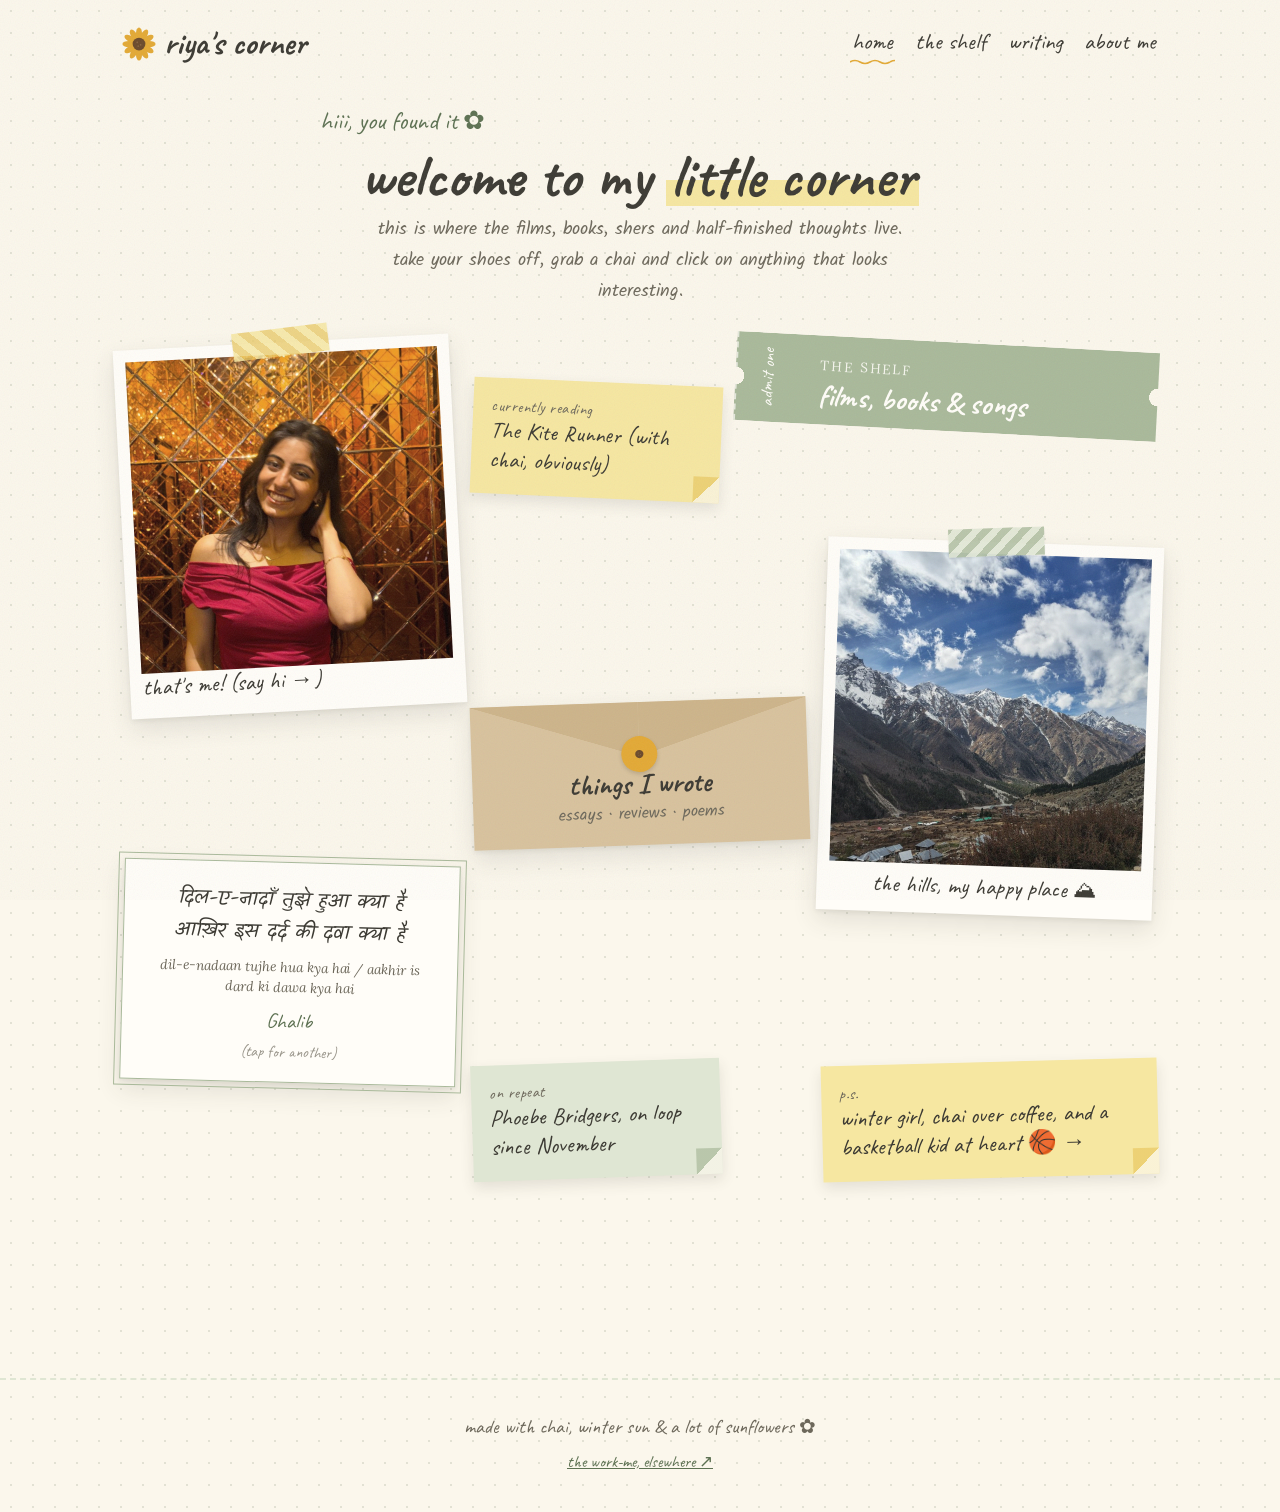
<file: index.html>
<!DOCTYPE html>
<html lang="en">
<head>
  <meta charset="utf-8">
  <meta name="viewport" content="width=device-width, initial-scale=1">
  <title>riya's corner ✿</title>
  <meta name="description" content="riya's little corner of the internet: films, books, poetry, and things I write.">
  <link rel="preconnect" href="https://fonts.googleapis.com">
  <link rel="preconnect" href="https://fonts.gstatic.com" crossorigin>
  <link href="https://fonts.googleapis.com/css2?family=Caveat:wght@500;700&family=Kalam:wght@400;700&family=Lora:ital,wght@0,400;0,600;1,400&display=swap" rel="stylesheet">
  <link rel="icon" href="images/favicon.svg">
  <link rel="stylesheet" href="css/style.css">
</head>
<body data-page="home" data-root="">
  <header id="site-header"></header>

  <main>
    <section class="hello">
      <p class="hi">hiii, you found it ✿</p>
      <h1>welcome to my <span class="highlight">little corner</span></h1>
      <p>this is where the films, books, shers and half-finished thoughts live. take your shoes off, grab a chai and click on anything that looks interesting.</p>
    </section>

    <section class="collage" aria-label="scrapbook">
      <a class="polaroid tape c-me" href="about.html">
        <img src="images/me.jpg" alt="me, smiling in front of a golden mirrored wall">
        <span class="caption">that's me! (say hi →)</span>
      </a>

      <div class="sticky c-note">
        <small>currently reading</small>
        <span id="now-reading"></span>
      </div>

      <a class="ticket c-ticket" href="shelf.html">
        <div class="stub">admit one</div>
        <div class="main"><span>the shelf</span><strong>films, books &amp; songs</strong></div>
      </a>

      <figure class="polaroid tape sage c-home" style="margin:0">
        <img src="images/hills.jpg" alt="snow-capped mountains and a valley village under a blue sky">
        <figcaption>the hills, my happy place ⛰</figcaption>
      </figure>

      <a class="envelope c-letter" href="writing.html">
        <div class="seal sf"></div>
        <strong>things I wrote</strong>
        <span>essays · reviews · poems</span>
      </a>

      <div class="sher c-sher" id="sher" role="button" tabindex="0" aria-label="a sher, click for another">
        <div class="lines"></div>
        <div class="hint">(tap for another)</div>
      </div>

      <div class="sticky sage c-listen">
        <small>on repeat</small>
        <span id="now-listening"></span>
      </div>

      <a class="sticky c-about" href="about.html" style="--r:-1.5deg">
        <small>p.s.</small>
        winter girl, chai over coffee, and a basketball kid at heart 🏀 →
      </a>
    </section>
  </main>

  <footer id="site-footer"></footer>
  <script src="js/data.js"></script>
  <script src="js/main.js"></script>
</body>
</html>
</file>
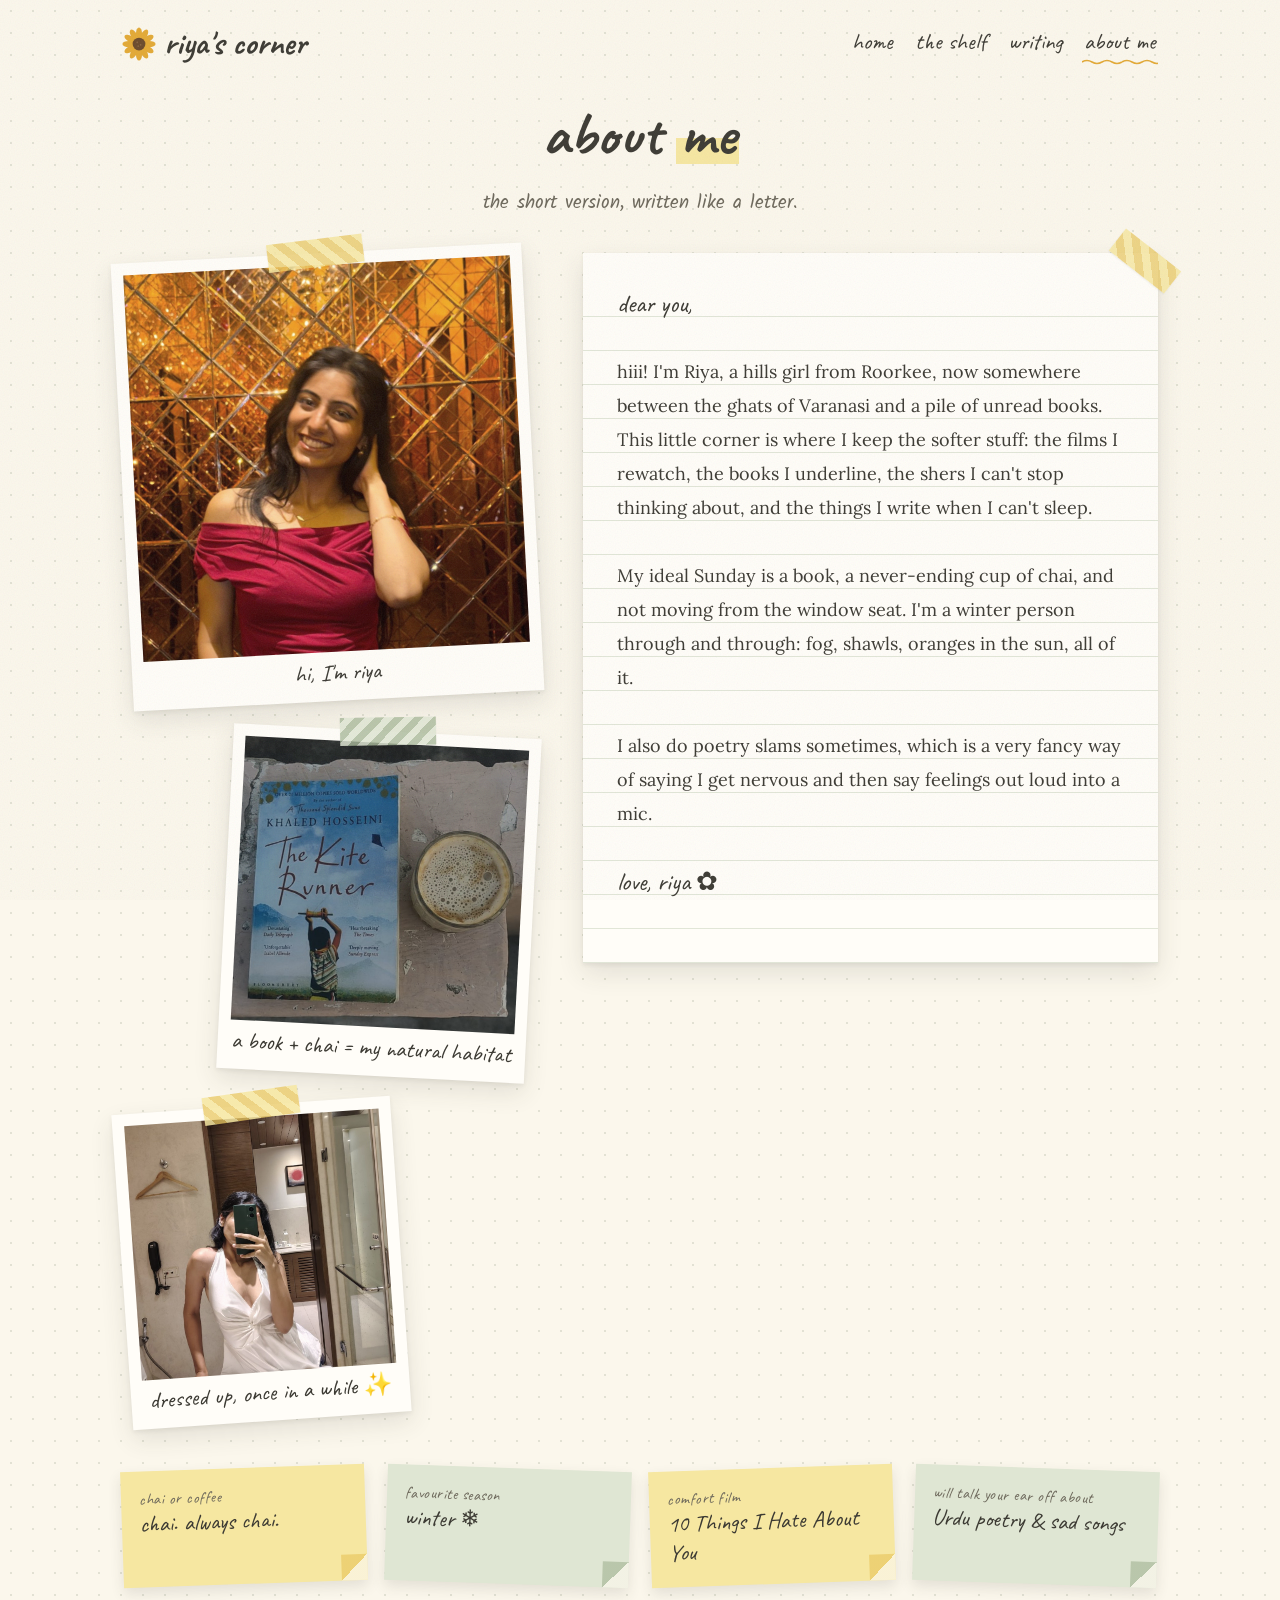
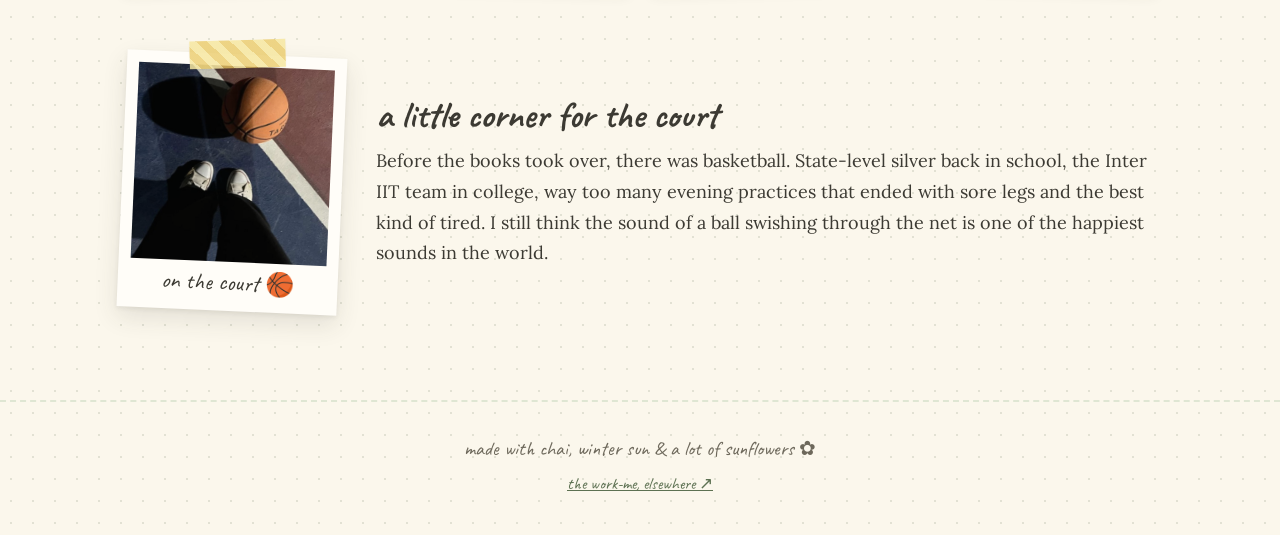
<file: about.html>
<!DOCTYPE html>
<html lang="en">
<head>
  <meta charset="utf-8">
  <meta name="viewport" content="width=device-width, initial-scale=1">
  <title>about me · riya's corner ✿</title>
  <link rel="preconnect" href="https://fonts.googleapis.com">
  <link rel="preconnect" href="https://fonts.gstatic.com" crossorigin>
  <link href="https://fonts.googleapis.com/css2?family=Caveat:wght@500;700&family=Kalam:wght@400;700&family=Lora:ital,wght@0,400;0,600;1,400&display=swap" rel="stylesheet">
  <link rel="icon" href="images/favicon.svg">
  <link rel="stylesheet" href="css/style.css">
</head>
<body data-page="about" data-root="">
  <header id="site-header"></header>

  <main>
    <div class="page-intro">
      <h1>about <span class="highlight">me</span></h1>
      <p>the short version, written like a letter.</p>
    </div>

    <div class="about-grid">
      <div class="about-photos">
        <figure class="polaroid tape lift" style="--r:-3deg;margin:0">
          <img src="images/me.jpg" alt="me, smiling in front of a golden mirrored wall">
          <figcaption>hi, I'm riya</figcaption>
        </figure>
        <figure class="polaroid tape sage lift" style="margin:0">
          <img src="images/cozy.jpg" alt="The Kite Runner next to a glass of chai">
          <figcaption>a book + chai = my natural habitat</figcaption>
        </figure>
        <figure class="polaroid tape lift" style="margin:0">
          <img src="images/dress.jpg" alt="mirror selfie in a white dress">
          <figcaption>dressed up, once in a while ✨</figcaption>
        </figure>
      </div>

      <div class="letter tape corner">
        <p class="hand">dear you,</p>
        <p>hiii! I'm Riya, a hills girl from Roorkee, now somewhere between the ghats of Varanasi and a pile of unread books. This little corner is where I keep the softer stuff: the films I rewatch, the books I underline, the shers I can't stop thinking about, and the things I write when I can't sleep.</p>
        <p>My ideal Sunday is a book, a never-ending cup of chai, and not moving from the window seat. I'm a winter person through and through: fog, shawls, oranges in the sun, all of it.</p>
        <p>I also do poetry slams sometimes, which is a very fancy way of saying I get nervous and then say feelings out loud into a mic.</p>
        <p class="hand">love, riya ✿</p>
      </div>
    </div>

    <div class="facts">
      <div class="sticky"><small>chai or coffee</small>chai. always chai.</div>
      <div class="sticky sage"><small>favourite season</small>winter ❄</div>
      <div class="sticky"><small>comfort film</small>10 Things I Hate About You</div>
      <div class="sticky sage"><small>will talk your ear off about</small>Urdu poetry &amp; sad songs</div>
    </div>

    <section class="court">
      <figure class="polaroid tape lift" style="--r:2.5deg;margin:0">
        <img src="images/court.jpg" alt="a basketball on the court, next to my white sneakers">
        <figcaption>on the court 🏀</figcaption>
      </figure>
      <div>
        <h2>a little corner for the court</h2>
        <p>Before the books took over, there was basketball. State-level silver back in school, the Inter IIT team in college, way too many evening practices that ended with sore legs and the best kind of tired. I still think the sound of a ball swishing through the net is one of the happiest sounds in the world.</p>
      </div>
    </section>
  </main>

  <footer id="site-footer"></footer>
  <script src="js/data.js"></script>
  <script src="js/main.js"></script>
</body>
</html>
</file>
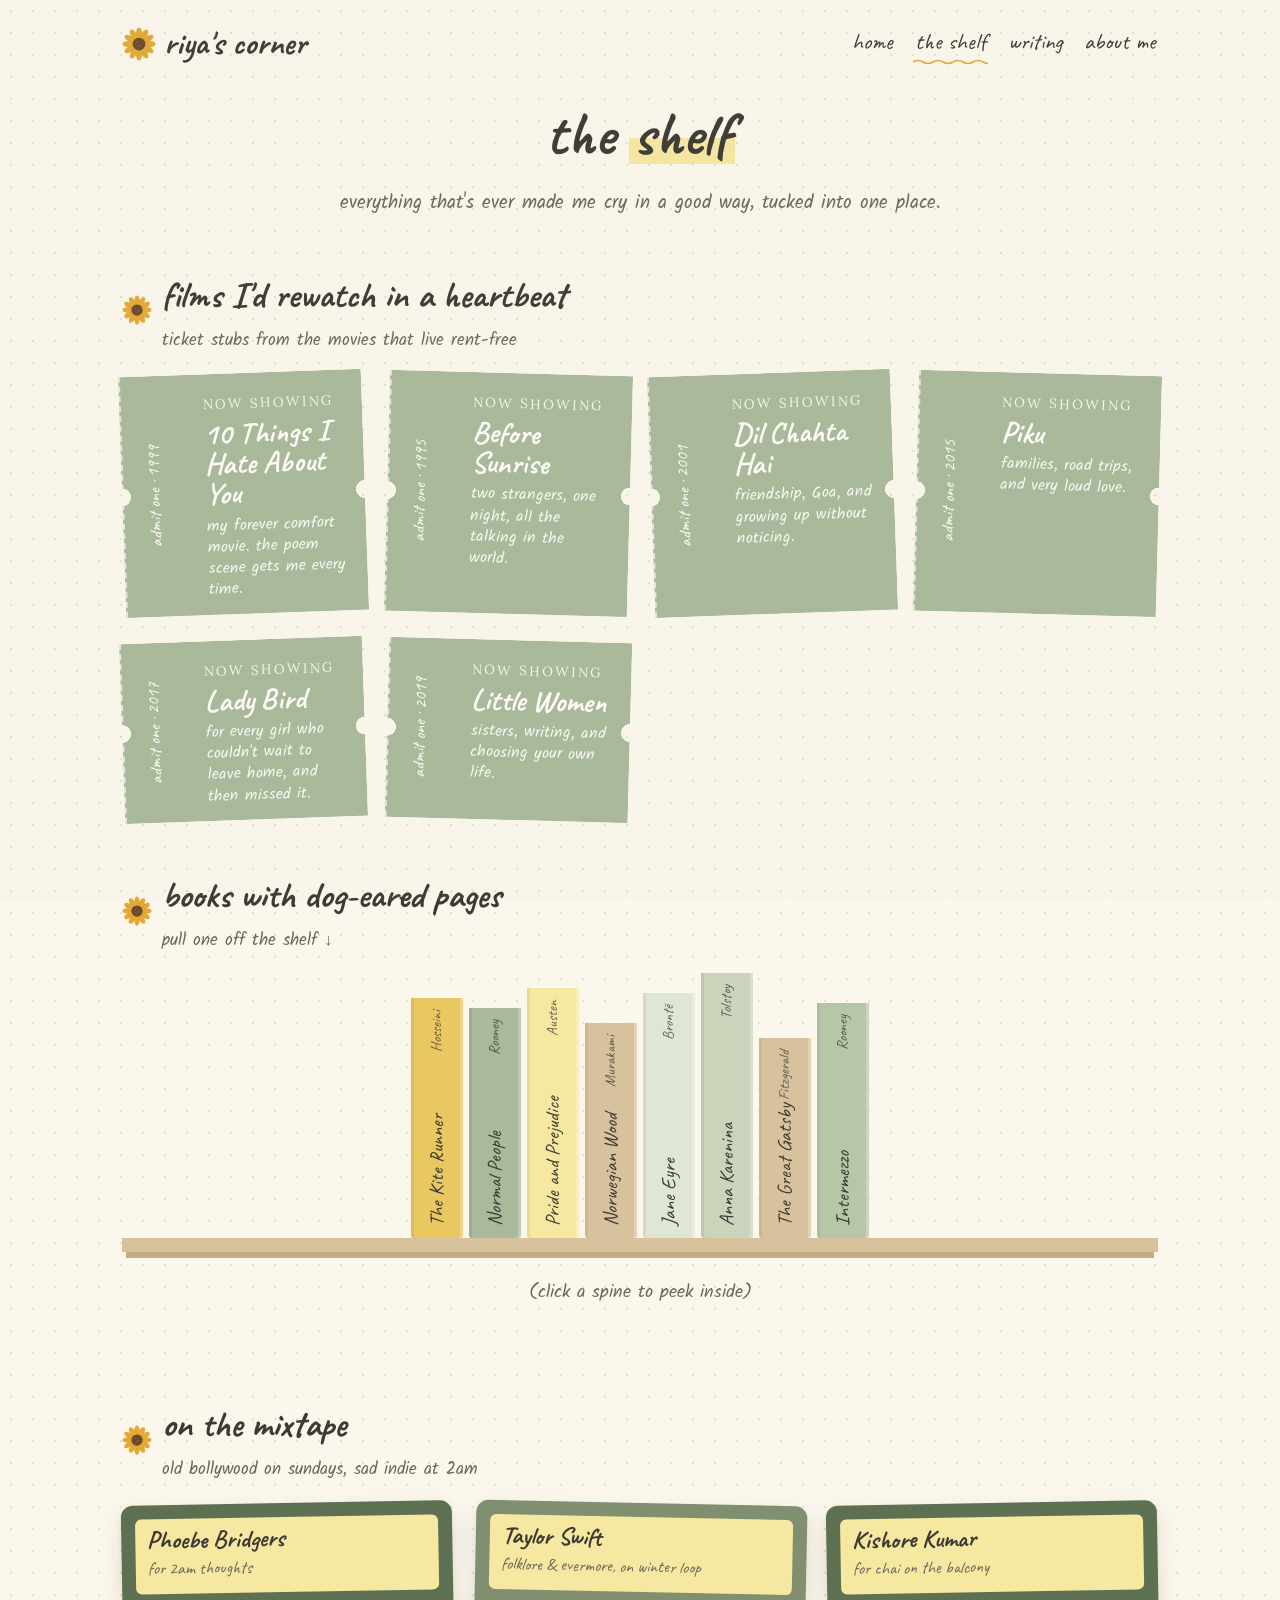
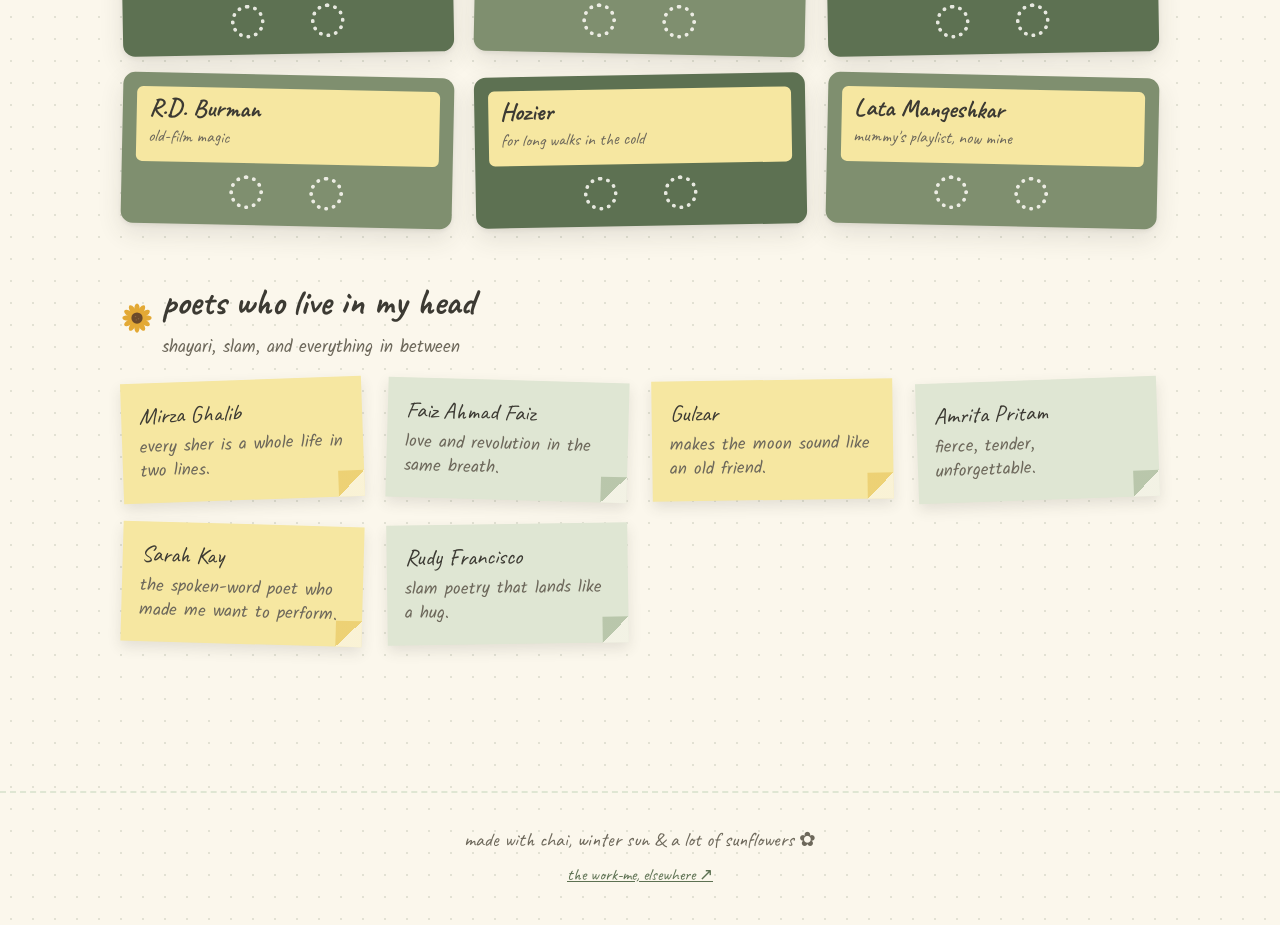
<file: shelf.html>
<!DOCTYPE html>
<html lang="en">
<head>
  <meta charset="utf-8">
  <meta name="viewport" content="width=device-width, initial-scale=1">
  <title>the shelf · riya's corner ✿</title>
  <link rel="preconnect" href="https://fonts.googleapis.com">
  <link rel="preconnect" href="https://fonts.gstatic.com" crossorigin>
  <link href="https://fonts.googleapis.com/css2?family=Caveat:wght@500;700&family=Kalam:wght@400;700&family=Lora:ital,wght@0,400;0,600;1,400&display=swap" rel="stylesheet">
  <link rel="icon" href="images/favicon.svg">
  <link rel="stylesheet" href="css/style.css">
</head>
<body data-page="shelf" data-root="">
  <header id="site-header"></header>

  <main>
    <div class="page-intro">
      <h1>the <span class="highlight">shelf</span></h1>
      <p>everything that's ever made me cry in a good way, tucked into one place.</p>
    </div>

    <section class="section">
      <div class="section-title"><span class="sf"></span><div><h2>films I'd rewatch in a heartbeat</h2><p>ticket stubs from the movies that live rent-free</p></div></div>
      <div class="ticket-row" id="films"></div>
    </section>

    <section class="section">
      <div class="section-title"><span class="sf"></span><div><h2>books with dog-eared pages</h2><p>pull one off the shelf ↓</p></div></div>
      <div class="bookshelf" id="books"></div>
      <div class="book-note" id="book-note">(click a spine to peek inside)</div>
    </section>

    <section class="section">
      <div class="section-title"><span class="sf"></span><div><h2>on the mixtape</h2><p>old bollywood on sundays, sad indie at 2am</p></div></div>
      <div class="mixtape" id="music"></div>
    </section>

    <section class="section">
      <div class="section-title"><span class="sf"></span><div><h2>poets who live in my head</h2><p>shayari, slam, and everything in between</p></div></div>
      <div class="poets" id="poets"></div>
    </section>
  </main>

  <footer id="site-footer"></footer>
  <script src="js/data.js"></script>
  <script src="js/main.js"></script>
</body>
</html>
</file>
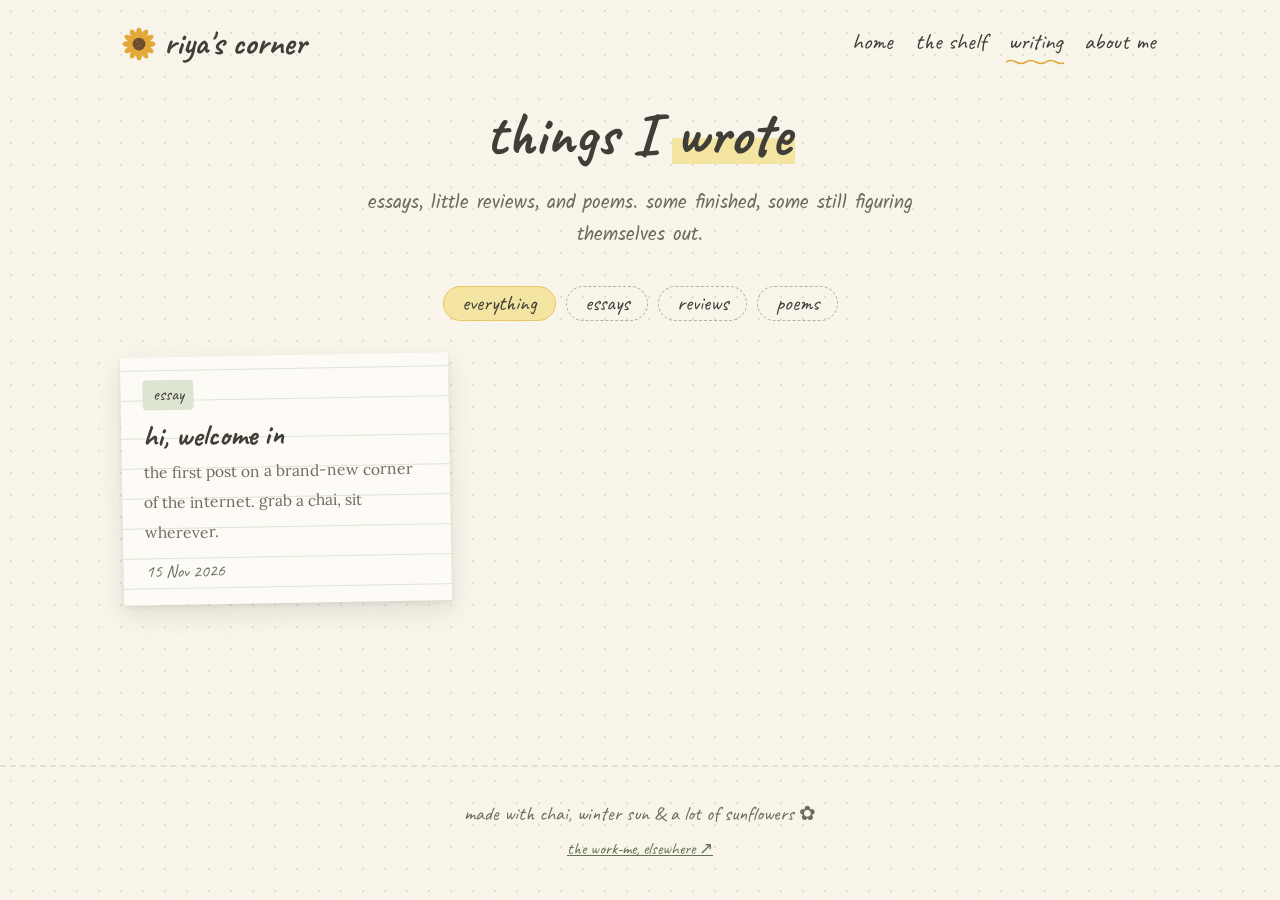
<file: writing.html>
<!DOCTYPE html>
<html lang="en">
<head>
  <meta charset="utf-8">
  <meta name="viewport" content="width=device-width, initial-scale=1">
  <title>writing · riya's corner ✿</title>
  <link rel="preconnect" href="https://fonts.googleapis.com">
  <link rel="preconnect" href="https://fonts.gstatic.com" crossorigin>
  <link href="https://fonts.googleapis.com/css2?family=Caveat:wght@500;700&family=Kalam:wght@400;700&family=Lora:ital,wght@0,400;0,600;1,400&display=swap" rel="stylesheet">
  <link rel="icon" href="images/favicon.svg">
  <link rel="stylesheet" href="css/style.css">
</head>
<body data-page="writing" data-root="">
  <header id="site-header"></header>

  <main>
    <div class="page-intro">
      <h1>things I <span class="highlight">wrote</span></h1>
      <p>essays, little reviews, and poems. some finished, some still figuring themselves out.</p>
    </div>

    <div class="tabs" role="group" aria-label="filter writing">
      <button class="tab" data-kind="all" aria-pressed="true">everything</button>
      <button class="tab" data-kind="essay" aria-pressed="false">essays</button>
      <button class="tab" data-kind="review" aria-pressed="false">reviews</button>
      <button class="tab" data-kind="poem" aria-pressed="false">poems</button>
    </div>

    <section class="posts" id="posts"></section>
  </main>

  <footer id="site-footer"></footer>
  <script src="js/data.js"></script>
  <script src="js/main.js"></script>
</body>
</html>
</file>
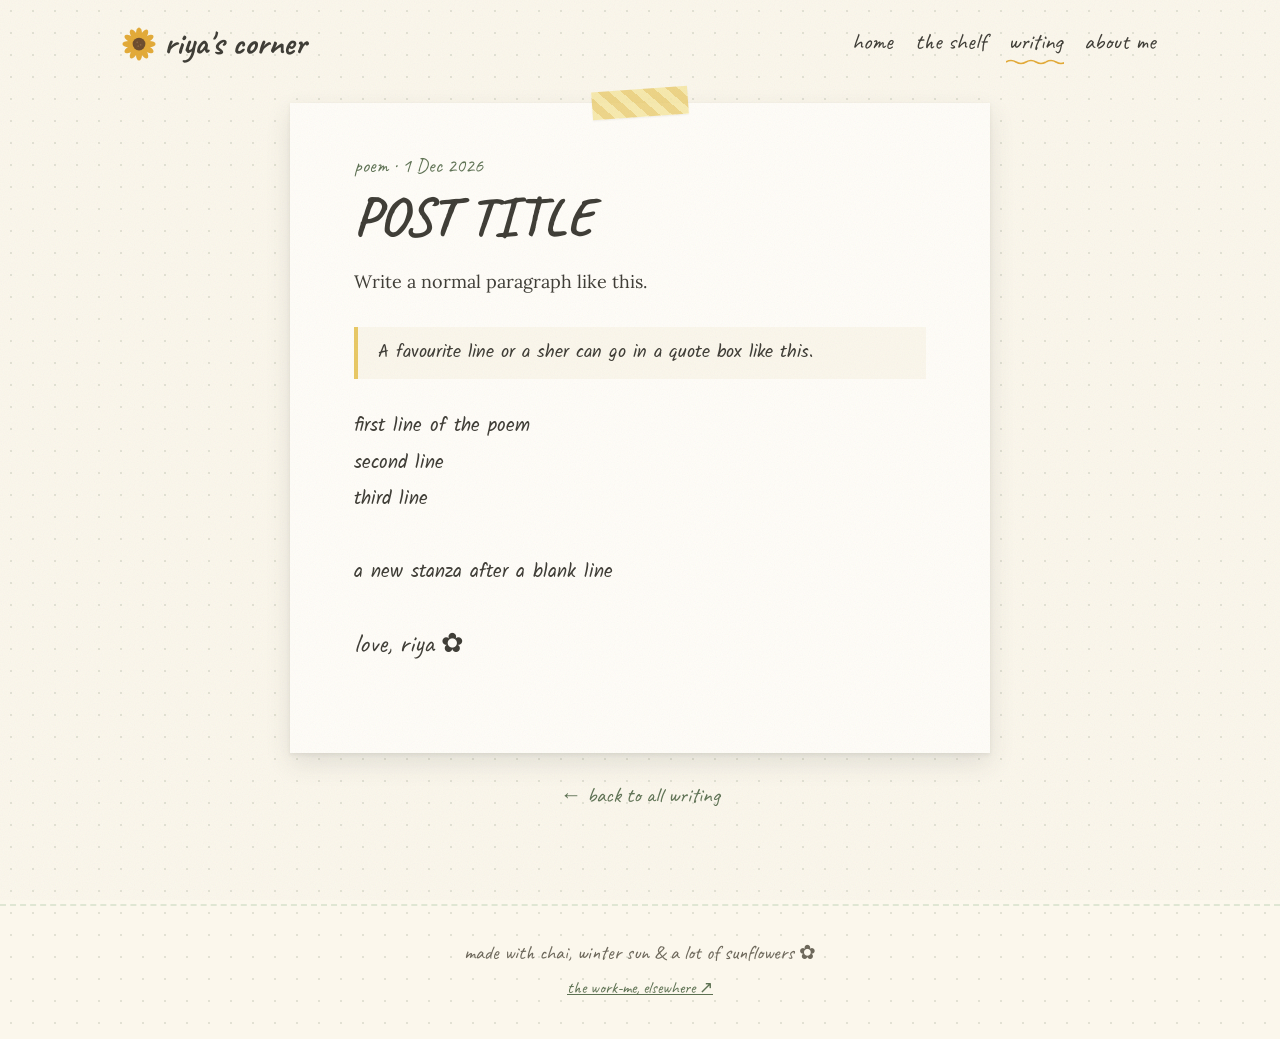
<file: posts/_template.html>
<!DOCTYPE html>
<html lang="en">
<!--
  ✎ HOW TO WRITE A NEW POST
  1. Copy this file and rename it, e.g. posts/winter-in-roorkee.html
  2. Change the title (two places), the meta line, and write your words below.
  3. Add it to the `posts` list in js/data.js so it shows up on the writing page.

  For a POEM: put the whole poem inside <div class="poem"> ... </div>
  Line breaks are kept exactly as you type them.
-->
<head>
  <meta charset="utf-8">
  <meta name="viewport" content="width=device-width, initial-scale=1">
  <title>POST TITLE · riya's corner ✿</title>
  <link rel="preconnect" href="https://fonts.googleapis.com">
  <link rel="preconnect" href="https://fonts.gstatic.com" crossorigin>
  <link href="https://fonts.googleapis.com/css2?family=Caveat:wght@500;700&family=Kalam:wght@400;700&family=Lora:ital,wght@0,400;0,600;1,400&display=swap" rel="stylesheet">
  <link rel="icon" href="../images/favicon.svg">
  <link rel="stylesheet" href="../css/style.css">
</head>
<body data-page="writing" data-root="../">
  <header id="site-header"></header>

  <main>
    <article class="post tape">
      <div class="meta">poem · 1 Dec 2026</div>
      <h1>POST TITLE</h1>

      <p>Write a normal paragraph like this.</p>

      <blockquote>A favourite line or a sher can go in a quote box like this.</blockquote>

      <div class="poem">first line of the poem
second line
third line

a new stanza after a blank line</div>

      <p class="signoff">love, riya ✿</p>
    </article>
    <div style="text-align:center"><a class="back" href="../writing.html">← back to all writing</a></div>
  </main>

  <footer id="site-footer"></footer>
  <script src="../js/data.js"></script>
  <script src="../js/main.js"></script>
</body>
</html>
</file>
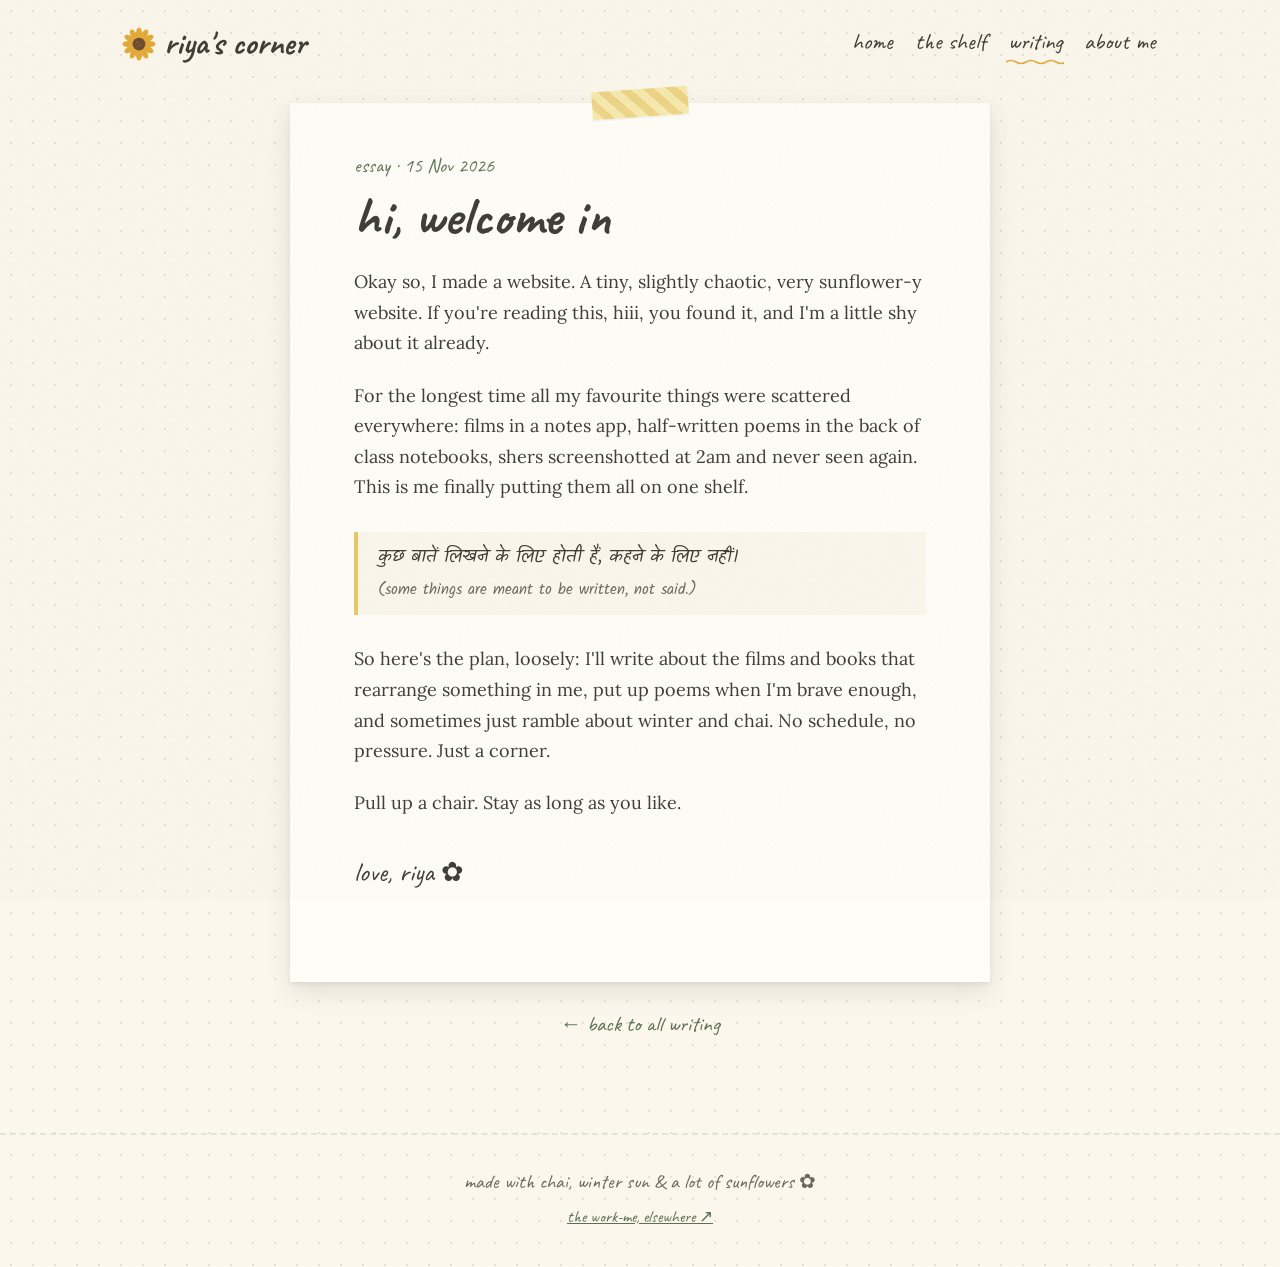
<file: posts/welcome.html>
<!DOCTYPE html>
<html lang="en">
<head>
  <meta charset="utf-8">
  <meta name="viewport" content="width=device-width, initial-scale=1">
  <title>hi, welcome in · riya's corner ✿</title>
  <link rel="preconnect" href="https://fonts.googleapis.com">
  <link rel="preconnect" href="https://fonts.gstatic.com" crossorigin>
  <link href="https://fonts.googleapis.com/css2?family=Caveat:wght@500;700&family=Kalam:wght@400;700&family=Lora:ital,wght@0,400;0,600;1,400&display=swap" rel="stylesheet">
  <link rel="icon" href="../images/favicon.svg">
  <link rel="stylesheet" href="../css/style.css">
</head>
<body data-page="writing" data-root="../">
  <header id="site-header"></header>

  <main>
    <article class="post tape">
      <div class="meta">essay · 15 Nov 2026</div>
      <h1>hi, welcome in</h1>

      <p>Okay so, I made a website. A tiny, slightly chaotic, very sunflower-y website. If you're reading this, hiii, you found it, and I'm a little shy about it already.</p>

      <p>For the longest time all my favourite things were scattered everywhere: films in a notes app, half-written poems in the back of class notebooks, shers screenshotted at 2am and never seen again. This is me finally putting them all on one shelf.</p>

      <blockquote>कुछ बातें लिखने के लिए होती हैं, कहने के लिए नहीं।<br><span class="muted" style="font-size:.95rem">(some things are meant to be written, not said.)</span></blockquote>

      <p>So here's the plan, loosely: I'll write about the films and books that rearrange something in me, put up poems when I'm brave enough, and sometimes just ramble about winter and chai. No schedule, no pressure. Just a corner.</p>

      <p>Pull up a chair. Stay as long as you like.</p>

      <p class="signoff">love, riya ✿</p>
    </article>
    <div style="text-align:center"><a class="back" href="../writing.html">← back to all writing</a></div>
  </main>

  <footer id="site-footer"></footer>
  <script src="../js/data.js"></script>
  <script src="../js/main.js"></script>
</body>
</html>
</file>
<file: css/style.css>
/* ============================================================
   riya's corner · cozy scrapbook · sage + butter · film-camera
   change colors here and the whole site follows 🌻
   ============================================================ */
:root {
  --paper: #fbf7ec;
  --paper-2: #f4eedc;
  --sage: #a9b99a;
  --sage-soft: #dfe6d3;
  --sage-deep: #5d7152;
  --butter: #f6e7a1;
  --butter-deep: #e9c862;
  --sunflower: #e3a935;
  --kraft: #d8c29d;
  --ink: #3c3a33;
  --ink-soft: #6d685b;
  --white: #fffdf8;
  --shadow: 0 2px 4px rgba(60, 58, 51, .08), 0 10px 24px rgba(60, 58, 51, .12);

  --hand: "Caveat", "Kalam", cursive;
  --hand-2: "Kalam", "Caveat", cursive;
  --read: "Lora", Georgia, serif;
}

* { box-sizing: border-box; }
html { scroll-behavior: smooth; }

body {
  margin: 0;
  color: var(--ink);
  font-family: var(--read);
  font-size: 18px;
  line-height: 1.7;
  background-color: var(--paper);
  background-image: radial-gradient(rgba(93, 113, 82, .16) 1px, transparent 1.2px);
  background-size: 22px 22px;
  min-height: 100vh;
  display: flex;
  flex-direction: column;
}

/* film grain over everything */
body::after {
  content: "";
  position: fixed;
  inset: 0;
  pointer-events: none;
  opacity: .07;
  z-index: 100;
  background-image: url("data:image/svg+xml,%3Csvg xmlns='http://www.w3.org/2000/svg' width='160' height='160'%3E%3Cfilter id='n'%3E%3CfeTurbulence type='fractalNoise' baseFrequency='.85' numOctaves='3' stitchTiles='stitch'/%3E%3C/filter%3E%3Crect width='100%25' height='100%25' filter='url(%23n)'/%3E%3C/svg%3E");
}

a { color: var(--sage-deep); }
img { max-width: 100%; display: block; }
main { flex: 1; width: 100%; max-width: 1080px; margin: 0 auto; padding: 0 22px 60px; }

/* ---------- header / nav ---------- */
.site-header {
  max-width: 1080px;
  margin: 0 auto;
  width: 100%;
  padding: 22px 22px 8px;
  display: flex;
  align-items: center;
  justify-content: space-between;
  gap: 16px;
  flex-wrap: wrap;
}
.logo {
  font-family: var(--hand);
  font-size: 2.1rem;
  font-weight: 700;
  color: var(--ink);
  text-decoration: none;
  display: flex;
  align-items: center;
  gap: 8px;
  line-height: 1;
}
.logo svg { width: 34px; height: 34px; transition: transform .8s ease; }
.logo:hover svg { transform: rotate(120deg); }

.nav { display: flex; gap: 6px 18px; flex-wrap: wrap; }
.nav a {
  font-family: var(--hand);
  font-size: 1.45rem;
  color: var(--ink);
  text-decoration: none;
  padding: 0 2px 4px;
  background-image: url("data:image/svg+xml,%3Csvg xmlns='http://www.w3.org/2000/svg' viewBox='0 0 40 6'%3E%3Cpath d='M0 3 Q5 0 10 3 T20 3 T30 3 T40 3' fill='none' stroke='%23e3a935' stroke-width='1.6'/%3E%3C/svg%3E");
  background-repeat: repeat-x;
  background-position: 0 100%;
  background-size: 0 6px;
  transition: background-size .35s ease;
}
.nav a:hover, .nav a[aria-current="page"] { background-size: 40px 6px; }

/* ---------- headings & bits ---------- */
h1, h2, h3 { font-family: var(--hand); font-weight: 700; line-height: 1.1; margin: 0 0 .3em; }
h1 { font-size: clamp(2.6rem, 6vw, 3.8rem); }
h2 { font-size: 2.3rem; }
h3 { font-size: 1.7rem; }
.hand { font-family: var(--hand); }
.muted { color: var(--ink-soft); }

.page-intro { text-align: center; margin: 28px auto 34px; max-width: 640px; }
.page-intro p { font-family: var(--hand-2); font-size: 1.2rem; color: var(--ink-soft); margin: 0; }

.highlight {
  background: linear-gradient(transparent 55%, var(--butter) 55%, var(--butter) 90%, transparent 90%);
  padding: 0 4px;
}

.section { margin: 56px 0; }
.section-title { display: flex; align-items: center; gap: 10px; margin-bottom: 18px; }
.section-title svg { width: 30px; height: 30px; flex: none; }
.section-title p { margin: 0; font-family: var(--hand-2); color: var(--ink-soft); font-size: 1.05rem; }

/* ---------- scrapbook pieces ---------- */
.polaroid {
  background: var(--white);
  padding: 12px 12px 14px;
  box-shadow: var(--shadow);
  transform: rotate(var(--r, -2deg));
  transition: transform .35s cubic-bezier(.3, 1.4, .5, 1), box-shadow .35s;
  position: relative;
  text-decoration: none;
  color: inherit;
  display: block;
}
.polaroid img { width: 100%; aspect-ratio: 1 / 1; object-fit: cover; background: var(--sage-soft); filter: sepia(.12) saturate(.9) contrast(.98); }
.polaroid figcaption, .polaroid .caption {
  font-family: var(--hand);
  font-size: 1.45rem;
  text-align: center;
  padding-top: 8px;
  line-height: 1.15;
}
a.polaroid:hover, .polaroid.lift:hover { transform: rotate(0deg) translateY(-6px) scale(1.02); box-shadow: 0 4px 8px rgba(60,58,51,.1), 0 20px 34px rgba(60,58,51,.16); z-index: 5; }

/* washi tape */
.tape::before {
  content: "";
  position: absolute;
  top: -14px;
  left: 50%;
  width: 96px;
  height: 28px;
  transform: translateX(-50%) rotate(var(--tr, -4deg));
  background: repeating-linear-gradient(45deg, rgba(246,231,161,.85) 0 8px, rgba(233,200,98,.75) 8px 16px);
  box-shadow: 0 1px 2px rgba(0,0,0,.06);
  z-index: 2;
}
.tape.sage::before { background: repeating-linear-gradient(-45deg, rgba(169,185,154,.8) 0 7px, rgba(223,230,211,.85) 7px 14px); }
.tape.corner::before { left: auto; right: -22px; top: -6px; width: 70px; transform: rotate(38deg); }

.sticky {
  background: var(--butter);
  padding: 18px 18px 20px;
  font-family: var(--hand);
  font-size: 1.45rem;
  line-height: 1.25;
  box-shadow: 0 6px 14px rgba(60,58,51,.12);
  transform: rotate(var(--r, 2deg));
  position: relative;
}
.sticky::after { /* curled corner */
  content: "";
  position: absolute;
  right: 0; bottom: 0;
  width: 26px; height: 26px;
  background: linear-gradient(135deg, var(--butter-deep) 0 50%, var(--paper) 50%);
  opacity: .7;
}
.sticky small { display: block; font-size: 1rem; color: var(--ink-soft); letter-spacing: .5px; text-transform: lowercase; }
.sticky.sage { background: var(--sage-soft); }
.sticky.sage::after { background: linear-gradient(135deg, var(--sage) 0 50%, var(--paper) 50%); }

.ticket {
  display: flex;
  background: var(--sage);
  color: var(--white);
  text-decoration: none;
  transform: rotate(var(--r, 3deg));
  box-shadow: var(--shadow);
  transition: transform .35s cubic-bezier(.3, 1.4, .5, 1);
  -webkit-mask: radial-gradient(circle 9px at 0 50%, transparent 98%, #000) left / 51% 100% no-repeat,
                radial-gradient(circle 9px at 100% 50%, transparent 98%, #000) right / 51% 100% no-repeat;
          mask: radial-gradient(circle 9px at 0 50%, transparent 98%, #000) left / 51% 100% no-repeat,
                radial-gradient(circle 9px at 100% 50%, transparent 98%, #000) right / 51% 100% no-repeat;
}
.ticket:hover { transform: rotate(0) translateY(-5px); }
.ticket .stub { padding: 14px 16px; border-right: 2px dashed rgba(255,253,248,.7); font-family: var(--hand); font-size: 1.1rem; writing-mode: vertical-rl; transform: rotate(180deg); text-align: center; }
.ticket .main { padding: 14px 20px; }
.ticket .main strong { font-family: var(--hand); font-size: 1.9rem; display: block; line-height: 1; }
.ticket .main span { font-size: .85rem; letter-spacing: 2px; text-transform: uppercase; opacity: .9; }

.envelope {
  background: var(--kraft);
  position: relative;
  padding: 58px 20px 18px;
  text-decoration: none;
  color: var(--ink);
  box-shadow: var(--shadow);
  transform: rotate(var(--r, -3deg));
  transition: transform .35s cubic-bezier(.3, 1.4, .5, 1);
  display: block;
  overflow: hidden;
}
.envelope::before { /* flap */
  content: "";
  position: absolute;
  top: 0; left: 0; right: 0;
  height: 54px;
  background: linear-gradient(to bottom right, transparent 49.5%, #cdb48a 50%) left / 50% 100% no-repeat,
              linear-gradient(to bottom left, transparent 49.5%, #cdb48a 50%) right / 50% 100% no-repeat;
  transform: scaleY(-1);
}
.envelope .seal {
  position: absolute; top: 34px; left: 50%; transform: translateX(-50%);
  width: 36px; height: 36px; border-radius: 50%;
  background: var(--sunflower); display: grid; place-items: center; box-shadow: 0 2px 4px rgba(0,0,0,.15);
}
.envelope .seal svg { width: 22px; height: 22px; }
.envelope strong { font-family: var(--hand); font-size: 1.8rem; display: block; text-align: center; line-height: 1.1; margin-top: 8px; }
.envelope span { font-family: var(--hand-2); display: block; text-align: center; font-size: 1rem; color: var(--ink-soft); }
.envelope:hover { transform: rotate(0) translateY(-6px); }

/* sher card */
.sher {
  background: var(--white);
  border: 1.5px solid var(--sage);
  outline: 1px solid var(--sage);
  outline-offset: 5px;
  padding: 22px 22px 16px;
  text-align: center;
  transform: rotate(var(--r, 1.5deg));
  box-shadow: var(--shadow);
  cursor: pointer;
  user-select: none;
}
.sher .deva { font-family: var(--hand-2); font-size: 1.25rem; line-height: 1.6; }
.sher .roman { font-family: var(--read); font-style: italic; font-size: .85rem; color: var(--ink-soft); margin-top: 8px; line-height: 1.5; }
.sher .poet { font-family: var(--hand); font-size: 1.3rem; color: var(--sage-deep); margin-top: 6px; }
.sher .hint { font-family: var(--hand); font-size: 1rem; color: var(--ink-soft); opacity: .7; }
.sher .lines { transition: opacity .35s ease; }
.sher.fading .lines { opacity: 0; }

/* doodles */
.doodle { position: absolute; pointer-events: none; }
.sway { animation: sway 5s ease-in-out infinite; transform-origin: 50% 100%; }
@keyframes sway { 0%, 100% { transform: rotate(-4deg); } 50% { transform: rotate(4deg); } }

/* ---------- HOME collage ---------- */
.hello { text-align: center; margin: 26px auto 8px; position: relative; }
.hello .hi { font-family: var(--hand); font-size: 1.6rem; color: var(--sage-deep); margin: 0; }
.hello h1 { margin: 0; }
.hello p { font-family: var(--hand-2); font-size: 1.15rem; color: var(--ink-soft); margin: 4px auto 0; max-width: 560px; }

.collage {
  display: grid;
  grid-template-columns: repeat(12, 1fr);
  grid-auto-rows: 26px;
  gap: 14px;
  margin-top: 34px;
  position: relative;
}
.collage > * { align-self: start; }
.c-me      { grid-column: 1 / 5;  grid-row: 1 / 13; --r: -3deg; }
.c-note    { grid-column: 5 / 8;  grid-row: 2 / 9;  --r: 2.5deg; }
.c-ticket  { grid-column: 8 / 13; grid-row: 1 / 5;  --r: 3deg; }
.c-home    { grid-column: 9 / 13; grid-row: 6 / 18; --r: 2deg; }
.c-letter  { grid-column: 5 / 9;  grid-row: 10 / 18; --r: -2deg; }
.c-sher    { grid-column: 1 / 5;  grid-row: 14 / 21; --r: 1.5deg; }
.c-listen  { grid-column: 5 / 8;  grid-row: 19 / 25; --r: -2deg; }
.c-about   { grid-column: 9 / 13; grid-row: 19 / 24; --r: -1.5deg; }

.c-about { text-decoration: none; color: inherit; }
.c-about:hover { transform: rotate(0) translateY(-4px); }
.sticky { transition: transform .35s cubic-bezier(.3, 1.4, .5, 1); }

/* ---------- SHELF ---------- */
.ticket-row { display: grid; grid-template-columns: repeat(auto-fill, minmax(240px, 1fr)); gap: 26px 22px; }
.ticket-row .ticket:nth-child(odd) { --r: -2deg; }
.ticket-row .ticket:nth-child(even) { --r: 1.5deg; }
.ticket .main em { display: block; font-family: var(--hand-2); font-style: normal; font-size: .98rem; opacity: .95; margin-top: 6px; line-height: 1.35; }

.bookshelf {
  display: flex;
  align-items: flex-end;
  gap: 6px;
  padding: 0 14px;
  border-bottom: 14px solid var(--kraft);
  box-shadow: 0 10px 0 -4px #c4ab80;
  overflow-x: auto;
  min-height: 260px;
}
.spine {
  flex: none;
  width: var(--w, 52px);
  height: var(--h, 220px);
  background: var(--c, var(--sage));
  color: var(--ink);
  border-radius: 3px 3px 0 0;
  writing-mode: vertical-rl;
  transform: rotate(180deg);
  display: flex;
  align-items: center;
  justify-content: space-between;
  padding: 12px 0;
  font-family: var(--hand);
  font-size: 1.25rem;
  line-height: 1;
  cursor: pointer;
  border: none;
  box-shadow: inset 3px 0 0 rgba(255,255,255,.25), inset -3px 0 0 rgba(0,0,0,.06);
  transition: transform .3s ease;
}
.spine small { font-size: .95rem; opacity: .75; }
.spine:hover, .spine.open { transform: rotate(180deg) translateY(10px); }
.book-note {
  min-height: 70px;
  margin-top: 26px;
  font-family: var(--hand-2);
  font-size: 1.1rem;
  text-align: center;
  color: var(--ink-soft);
}
.book-note strong { font-family: var(--hand); font-size: 1.6rem; color: var(--ink); display: block; }

.mixtape { display: grid; grid-template-columns: repeat(auto-fill, minmax(260px, 1fr)); gap: 22px; }
.cassette {
  background: var(--sage-deep);
  color: var(--white);
  border-radius: 12px;
  padding: 14px;
  box-shadow: var(--shadow);
  transform: rotate(var(--r, -1deg));
}
.cassette:nth-child(even) { --r: 1.2deg; background: #7f8f6f; }
.cassette .label {
  background: var(--butter);
  color: var(--ink);
  border-radius: 6px;
  padding: 8px 12px 10px;
  font-family: var(--hand);
}
.cassette .label strong { font-size: 1.55rem; display: block; line-height: 1.05; }
.cassette .label span { font-size: 1.1rem; color: var(--ink-soft); }
.cassette .reels { display: flex; justify-content: center; gap: 46px; margin: 12px 0 2px; }
.cassette .reel { width: 34px; height: 34px; border-radius: 50%; border: 4px dotted var(--white); opacity: .85; }
.cassette:hover .reel { animation: spin 2.4s linear infinite; }
@keyframes spin { to { transform: rotate(360deg); } }

.poets { display: grid; grid-template-columns: repeat(auto-fill, minmax(240px, 1fr)); gap: 24px; }
.poets .sticky:nth-child(3n+1) { --r: -2deg; }
.poets .sticky:nth-child(3n+2) { --r: 1.6deg; }
.poets .sticky:nth-child(3n) { --r: -.8deg; }
.poets .sticky em { display: block; font-family: var(--hand-2); font-style: normal; font-size: 1.05rem; color: var(--ink-soft); margin-top: 6px; line-height: 1.4; }

/* ---------- WRITING ---------- */
.tabs { display: flex; justify-content: center; gap: 10px; flex-wrap: wrap; margin-bottom: 34px; }
.tab {
  font-family: var(--hand);
  font-size: 1.35rem;
  border: 1.5px dashed var(--sage);
  background: transparent;
  color: var(--ink);
  border-radius: 999px;
  padding: 2px 18px 4px;
  cursor: pointer;
  transition: background .2s, transform .2s;
}
.tab:hover { transform: translateY(-2px); }
.tab[aria-pressed="true"] { background: var(--butter); border-style: solid; border-color: var(--butter-deep); }

.posts { display: grid; grid-template-columns: repeat(auto-fill, minmax(290px, 1fr)); gap: 30px 26px; }
.post-card {
  background: var(--white);
  padding: 22px 22px 18px;
  text-decoration: none;
  color: inherit;
  position: relative;
  box-shadow: var(--shadow);
  transform: rotate(var(--r, 0deg));
  transition: transform .35s cubic-bezier(.3, 1.4, .5, 1);
  background-image: repeating-linear-gradient(transparent 0 29px, rgba(169,185,154,.35) 29px 30px);
  background-position: 0 52px;
}
.post-card:nth-child(odd) { --r: -1deg; }
.post-card:nth-child(even) { --r: 1deg; }
.post-card:hover { transform: rotate(0) translateY(-5px); }
.post-card .kind {
  display: inline-block;
  font-family: var(--hand);
  font-size: 1.1rem;
  background: var(--sage-soft);
  padding: 0 10px;
  border-radius: 4px;
}
.post-card h3 { margin: 10px 0 4px; font-size: 1.9rem; }
.post-card p { margin: 0; font-size: .98rem; color: var(--ink-soft); line-height: 30px; }
.post-card time { display: block; font-family: var(--hand); color: var(--sage-deep); font-size: 1.1rem; margin-top: 10px; }
.empty { text-align: center; font-family: var(--hand); font-size: 1.5rem; color: var(--ink-soft); }

/* ---------- POST page ---------- */
.post {
  max-width: 700px;
  margin: 30px auto 0;
  background: var(--white);
  padding: 46px clamp(22px, 6vw, 64px) 54px;
  box-shadow: var(--shadow);
  position: relative;
}
.post .meta { font-family: var(--hand); font-size: 1.25rem; color: var(--sage-deep); margin-bottom: 4px; }
.post h1 { font-size: clamp(2.4rem, 6vw, 3.4rem); margin-bottom: 20px; }
.post p { margin: 0 0 1.2em; }
.post blockquote {
  margin: 1.6em 0;
  padding: 10px 20px;
  border-left: 4px solid var(--butter-deep);
  background: var(--paper);
  font-family: var(--hand-2);
  font-size: 1.15rem;
}
.post .poem { font-family: var(--hand-2); font-size: 1.2rem; line-height: 1.9; white-space: pre-line; }
.post .signoff { font-family: var(--hand); font-size: 1.7rem; margin-top: 30px; }
.back { font-family: var(--hand); font-size: 1.35rem; text-decoration: none; display: inline-block; margin-top: 24px; }

/* ---------- ABOUT ---------- */
.about-grid { display: grid; grid-template-columns: 1fr 1.4fr; gap: 50px; align-items: start; margin-top: 20px; }
.about-photos { position: relative; display: grid; gap: 30px; }
.about-photos .polaroid:nth-child(2) { --r: 3deg; width: 75%; justify-self: end; margin-top: -40px; }
.about-photos .polaroid:nth-child(3) { --r: -4deg; width: 68%; justify-self: start; margin-top: -50px; }
.letter {
  background: var(--white);
  padding: 34px 34px 30px;
  box-shadow: var(--shadow);
  background-image: repeating-linear-gradient(transparent 0 33px, rgba(169,185,154,.35) 33px 34px);
  background-position: 0 30px;
  line-height: 34px;
  position: relative;
}
.letter p { margin: 0 0 34px; }
.letter .hand { font-size: 1.6rem; }
.facts { display: grid; grid-template-columns: repeat(auto-fill, minmax(200px, 1fr)); gap: 20px; margin-top: 46px; }
.facts .sticky:nth-child(odd) { --r: -2deg; }
.facts .sticky:nth-child(even) { --r: 2deg; }
.court { display: grid; grid-template-columns: 220px 1fr; gap: 34px; align-items: center; margin-top: 70px; }
.court p { margin: 0; }

/* ---------- footer ---------- */
.site-footer {
  text-align: center;
  padding: 30px 20px 36px;
  font-family: var(--hand);
  font-size: 1.25rem;
  color: var(--ink-soft);
  border-top: 2px dashed var(--sage-soft);
  margin-top: 30px;
}
.site-footer a { color: var(--sage-deep); }
.site-footer .elsewhere { font-size: 1.05rem; margin-top: 4px; }

/* ---------- responsive ---------- */
@media (max-width: 820px) {
  body { font-size: 17px; }
  .collage { display: flex; flex-direction: column; align-items: center; gap: 34px; }
  .collage > * { width: min(340px, 100%); }
  .about-grid, .court { grid-template-columns: 1fr; }
  .about-photos { max-width: 340px; margin: 0 auto; }
  .court .polaroid { max-width: 240px; margin: 0 auto; }
}

@media (prefers-reduced-motion: reduce) {
  *, *::before, *::after { animation: none !important; transition: none !important; }
}

/* centre the books but still scroll on small screens */
.spine:first-child { margin-left: auto; }
.spine:last-child { margin-right: auto; }
</file>
